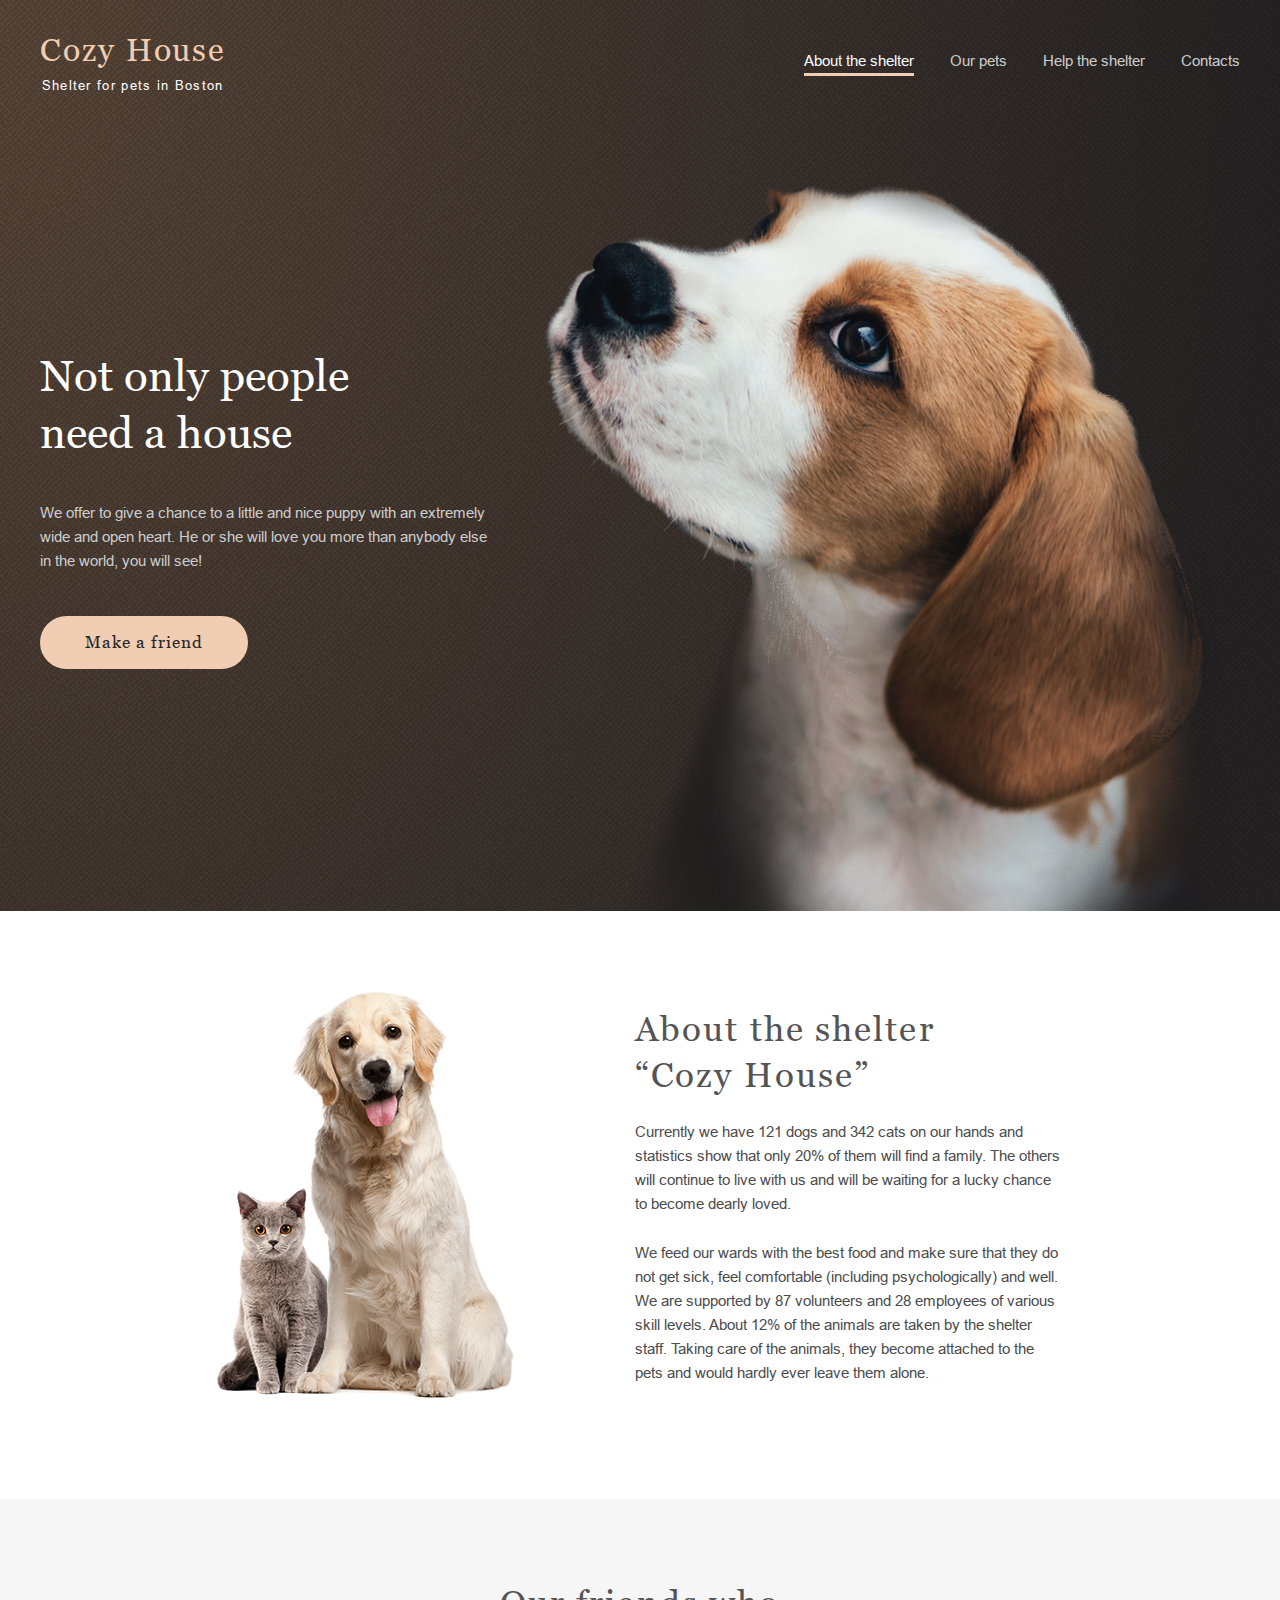
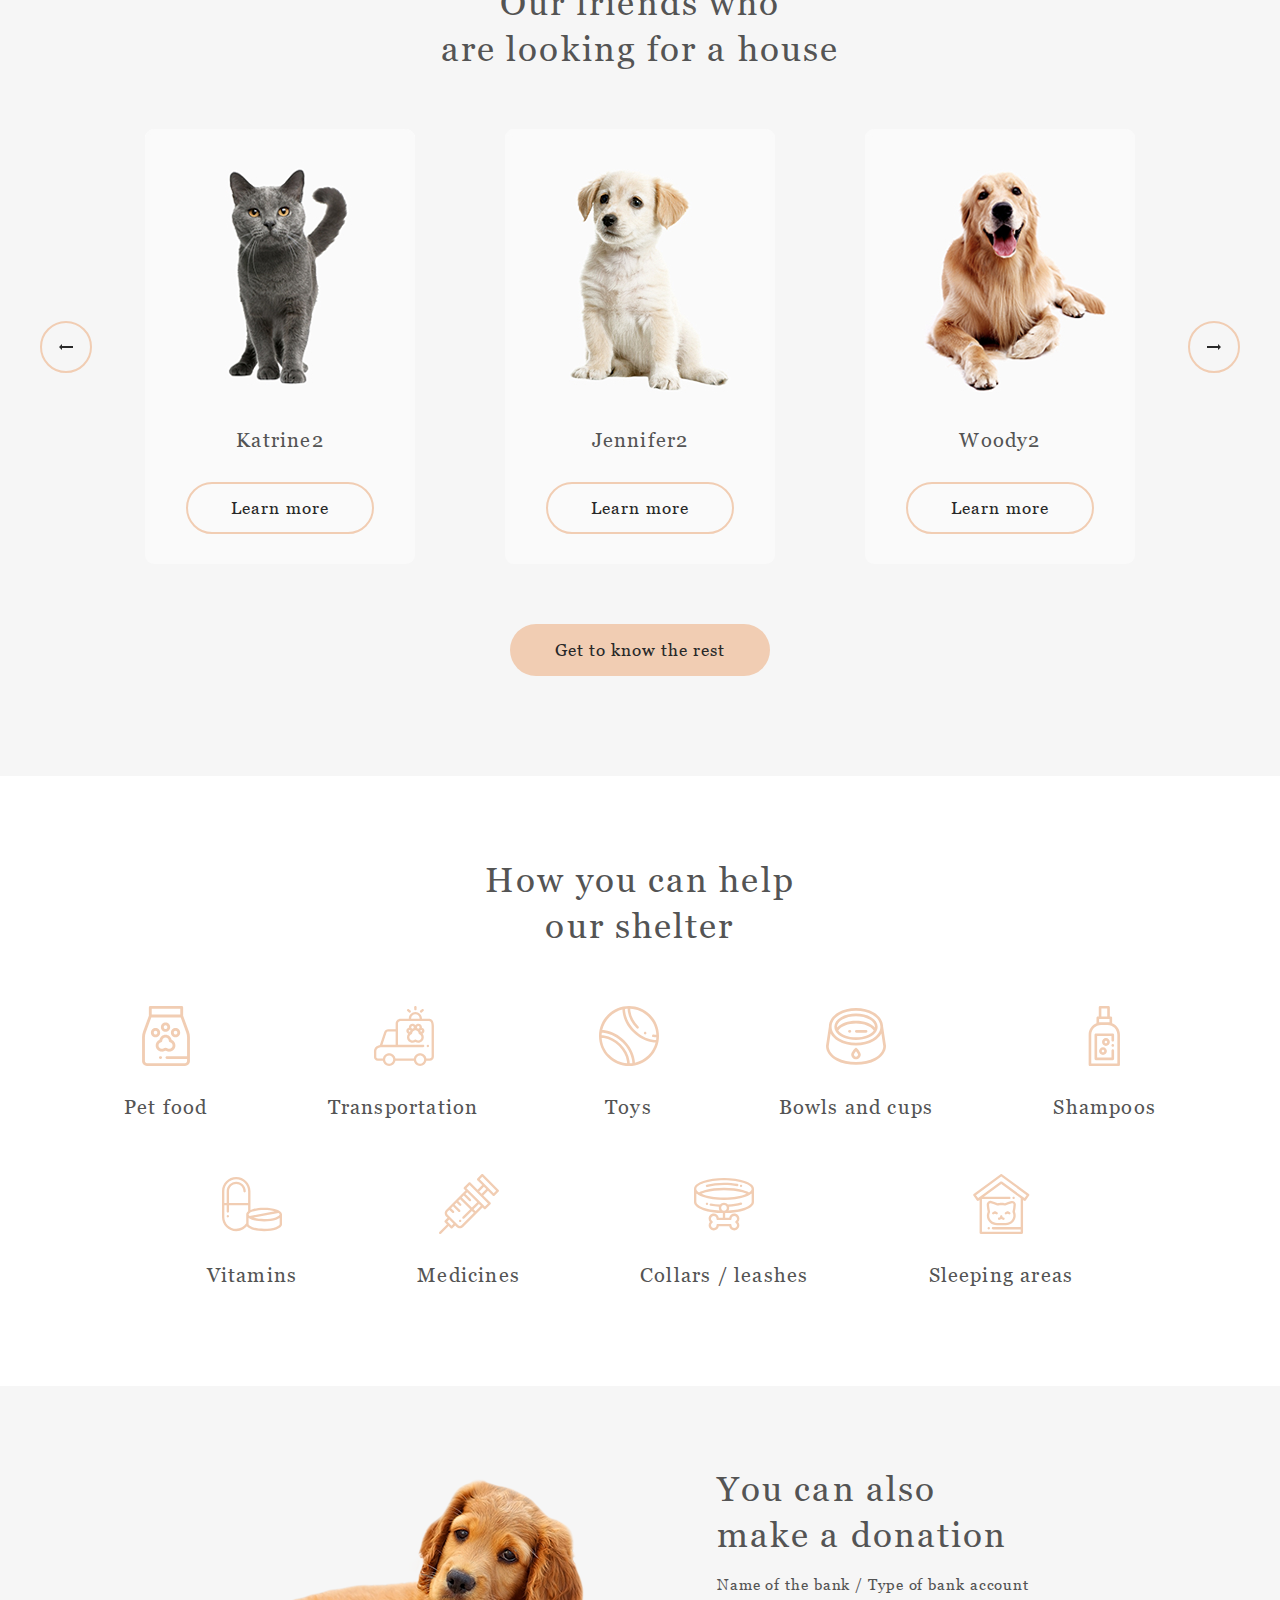
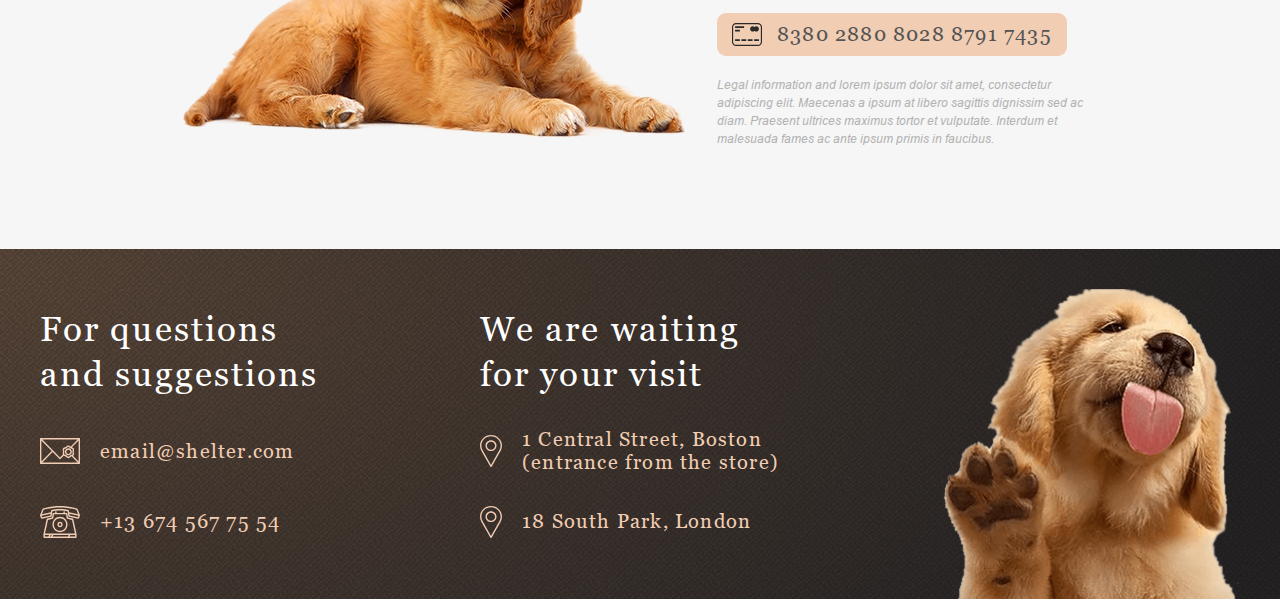
<file: index.html>
<!DOCTYPE html>
<html lang="en">

<head>
  <meta charset="UTF-8">
  <meta http-equiv="X-UA-Compatible" content="IE=edge">
  <meta name="viewport" content="width=device-width, initial-scale=1.0">
  <title>Cozy House</title>
  <link rel="stylesheet" href="style.css">
  <link rel="shortcut icon" href="./assets/icons/icons8-dog-sit-32.png" type="image/x-icon">
</head>

<body>
  <div class="gradient-background">
    <header class="header">
      <div class="container header__container">
        <a href="#" class="logo">
          <h1 class="logo__wordmark">
            Cozy&nbsp;House
          </h1>
          <p class="logo__tagline">
            Shelter&nbsp;for&nbsp;pets&nbsp;in&nbsp;Boston
          </p>
        </a>
        <div class="navigation">
          <div class="navigation__backdrop"></div>
          <ul class="navigation__list">
            <li class="navigation__item navigation__item_selected">
              <a href="#" class="navigation__link">About&nbsp;the&nbsp;shelter</a>
            </li>
            <li class="navigation__item"><a href="./pets.html" class="navigation__link">Our&nbsp;pets</a></li>
            <li class="navigation__item"><a href="#help" class="navigation__link">Help&nbsp;the&nbsp;shelter</a></li>
            <li class="navigation__item"><a href="#footer" class="navigation__link">Contacts</a></li>
          </ul>
          <div class="navigation__burger">
            <div class="navigation__burger-line"></div>
            <div class="navigation__burger-line"></div>
            <div class="navigation__burger-line"></div>
          </div>
        </div>
      </div>
    </header>

    <section class="not-only">
      <div class="container not-only__container">
        <div class="not-only__content">
          <h2 class="not-only__heading">
            Not only people need a house
          </h2>
          <p class="not-only__text">
            We offer to give a chance to a little and nice puppy with an extremely wide and open heart. He or she will
            love you more than anybody else in the world, you will see!
          </p>
          <a href="#our-friends" class="button-link button-link_colored not-only__button">Make a friend</a>
        </div>
        <img src="./assets/images/start-screen-puppy.png" alt="Cute puppy" class="not-only__image">
      </div>
    </section>
  </div>

  <section class="about">
    <div class="container about__container">
      <img src="./assets/images/about-pets.png" alt="Cat and Dog" class="about__image">
      <div class="about__content">
        <h3 class="about__heading">
          About the shelter “Cozy&nbsp;House”
        </h3>
        <p class="about__text">
          Currently we have 121 dogs and 342 cats on our hands and statistics show that only 20% of them will find a
          family. The others will continue to live with us and will be waiting for a lucky chance to become dearly
          loved.
        </p>
        <p class="about__text">
          We feed our wards with the best food and make sure that they do not get sick, feel comfortable (including
          psychologically) and well. We are supported by 87 volunteers and 28 employees of various skill levels. About
          12% of the animals are taken by the shelter staff. Taking care of the animals, they become attached to the
          pets and would hardly ever leave them alone.
        </p>
      </div>
    </div>
  </section>

  <section id="our-friends" class="our-friends">
    <div class="container our-friends__container">
      <h3 class="our-friends__heading">
        Our friends who are&nbsp;looking for a house
      </h3>
      <div class="slider our-friends__slider">
        <button class="nav-button slider__button">
          <span class="nav-button__ico nav-button__ico_left-arrow"></span>
        </button>
        <div class="slider__window">
          <div class="slider__window-inner">
            <div class="slider__cards-wrapper">
              <div class="ward-card slider__card" data-card-number="4">
                <img src="./assets/images/pets-katrine.jpg" alt="Katrine">
                <h4 class="ward-card__title">Katrine</h4>
                <a href="#no_scroll" class="button-link button-link_bordered ward-card__button">Learn more</a>
              </div>
              <div class="ward-card ward-card_display_desktop-tablet slider__card" data-card-number="0">
                <img src="./assets/images/pets-jennifer.jpg" alt="Jennifer">
                <h4 class="ward-card__title">Jennifer</h4>
                <a href="#no_scroll" class="button-link button-link_bordered ward-card__button">Learn more</a>
              </div>
              <div class="ward-card ward-card_display_desktop-only slider__card" data-card-number="2">
                <img src="./assets/images/pets-woody.jpg" alt="Woody">
                <h4 class="ward-card__title">Woody</h4>
                <a href="#no_scroll" class="button-link button-link_bordered ward-card__button">Learn more</a>
              </div>
            </div>

            <div class="slider__cards-wrapper">
              <div class="ward-card slider__card" data-card-number="4">
                <img src="./assets/images/pets-katrine.jpg" alt="Katrine">
                <h4 class="ward-card__title">Katrine2</h4>
                <a href="#no_scroll" class="button-link button-link_bordered ward-card__button">Learn more</a>
              </div>
              <div class="ward-card ward-card_display_desktop-tablet slider__card" data-card-number="0">
                <img src="./assets/images/pets-jennifer.jpg" alt="Jennifer">
                <h4 class="ward-card__title">Jennifer2</h4>
                <a href="#no_scroll" class="button-link button-link_bordered ward-card__button">Learn more</a>
              </div>
              <div class="ward-card ward-card_display_desktop-only slider__card" data-card-number="2">
                <img src="./assets/images/pets-woody.jpg" alt="Woody">
                <h4 class="ward-card__title">Woody2</h4>
                <a href="#no_scroll" class="button-link button-link_bordered ward-card__button">Learn more</a>
              </div>
            </div>

            <div class="slider__cards-wrapper">
              <div class="ward-card slider__card" data-card-number="4">
                <img src="./assets/images/pets-katrine.jpg" alt="Katrine">
                <h4 class="ward-card__title">Katrine3</h4>
                <a href="#no_scroll" class="button-link button-link_bordered ward-card__button">Learn more</a>
              </div>
              <div class="ward-card ward-card_display_desktop-tablet slider__card" data-card-number="0">
                <img src="./assets/images/pets-jennifer.jpg" alt="Jennifer">
                <h4 class="ward-card__title">Jennifer3</h4>
                <a href="#no_scroll" class="button-link button-link_bordered ward-card__button">Learn more</a>
              </div>
              <div class="ward-card ward-card_display_desktop-only slider__card" data-card-number="2">
                <img src="./assets/images/pets-woody.jpg" alt="Woody">
                <h4 class="ward-card__title">Woody3</h4>
                <a href="#no_scroll" class="button-link button-link_bordered ward-card__button">Learn more</a>
              </div>
            </div>
          </div>
        </div>
        <button class="nav-button slider__button">
          <span class="nav-button__ico nav-button__ico_right-arrow"></span>
        </button>
      </div>
      <a href="./pets.html" class="button-link button-link_colored our-friends__button">Get to know the rest</a>
    </div>
    <div class="ward-modal">
      <div class="ward-modal__card">
        <img src="./assets/modal/jennifer.png" alt="Jennifer" class="ward-modal__image">
        <div class="ward-modal__content">
          <h3 class="ward-modal__heading">Jennifer</h3>
          <h4 class="ward-modal__subheading">Dog - Labrador</h4>
          <p class="ward-modal__description">Jennifer is a sweet 2 months old Labrador that is patiently waiting to find
            a new forever home. This girl really enjoys being able to go outside to run and play, but won't hesitate to
            play up a storm in the house if she has all of her favorite toys.</p>
          <ul class="ward-modal__list">
            <li class="ward-modal__list-item">
              <span class="ward-modal__list-heading">Age:</span>
              2 months
            </li>
            <li class="ward-modal__list-item">
              <span class="ward-modal__list-heading">Inoculations:</span>
              none
            </li>
            <li class="ward-modal__list-item">
              <span class="ward-modal__list-heading">Diseases:</span>
              none
            </li>
            <li class="ward-modal__list-item">
              <span class="ward-modal__list-heading">Parasites:</span>
              none
            </li>
          </ul>
        </div>
        <button class="nav-button ward-modal__button">
          <span class="nav-button__ico nav-button__ico_cross"></span>
        </button>
      </div>
    </div>
  </section>

  <section id="help" class="help">
    <div class="container help__container">
      <h3 class="help__heading">
        How you can help our shelter
      </h3>
      <div class="help__cards-wrapper">
        <div class="help-card help__card">
          <img src="./assets/icons/icon-pet-food.svg" alt="Pet food" class="help-card__image">
          <h4 class="help-card__title">Pet food</h4>
        </div>
        <div class="help-card help__card">
          <img src="./assets/icons/icon-transportation.svg" alt="Transportation" class="help-card__image">
          <h4 class="help-card__title">Transportation</h4>
        </div>
        <div class="help-card help__card">
          <img src="./assets/icons/icon-toys.svg" alt="Toy" class="help-card__image">
          <h4 class="help-card__title">Toys</h4>
        </div>
        <div class="help-card help__card">
          <img src="./assets/icons/icon-bowls-and-cups.svg" alt="Bowl" class="help-card__image">
          <h4 class="help-card__title">Bowls and cups</h4>
        </div>
        <div class="help-card help__card">
          <img src="./assets/icons/icon-shampoos.svg" alt="Shampoo" class="help-card__image">
          <h4 class="help-card__title">Shampoos</h4>
        </div>
        <div class="help-card help__card">
          <img src="./assets/icons/icon-vitamins.svg" alt="Vitamins" class="help-card__image">
          <h4 class="help-card__title">Vitamins</h4>
        </div>
        <div class="help-card help__card">
          <img src="./assets/icons/icon-medicines.svg" alt="Medicines" class="help-card__image">
          <h4 class="help-card__title">Medicines</h4>
        </div>
        <div class="help-card help__card">
          <img src="./assets/icons/icon-collars-leashes.svg" alt="Collar" class="help-card__image">
          <h4 class="help-card__title">Collars&nbsp;/&nbsp;leashes</h4>
        </div>
        <div class="help-card help__card">
          <img src="./assets/icons/icon-sleeping-area.svg" alt="Doghouse" class="help-card__image">
          <h4 class="help-card__title">Sleeping areas</h4>
        </div>
      </div>
    </div>
  </section>

  <section class="in-addition">
    <div class="container in-addition__container">
      <img src="./assets/images/donation-dog.png" alt="Cute puppy" class="in-addition__image">
      <div class="in-addition__content">
        <h3 class="in-addition__heading">
          You can also make&nbsp;a&nbsp;donation
        </h3>
        <p class="in-addition__text">
          Name of the bank / Type of bank account
        </p>
        <a href="#no_scroll" class="credit-card in-addition__card">
          <img src="./assets/icons/credit-card.svg" alt="Credit card" class="credit-card__icon">
          <span class="credit-card__number">8380&nbsp;2880&nbsp;8028&nbsp;8791&nbsp;7435</span>
        </a>
        <p class="in-addition__legal-info">
          Legal information and lorem ipsum dolor sit amet, consectetur adipiscing elit. Maecenas a ipsum at libero
          sagittis dignissim sed ac diam. Praesent ultrices maximus tortor et vulputate. Interdum et malesuada fames ac
          ante ipsum primis in faucibus.
        </p>
      </div>
    </div>
  </section>

  <footer id="footer" class="footer gradient-background">
    <div class="container footer__container">
      <div class="footer__info">
        <h3 class="footer__heading">For questions and suggestions</h3>
        <a href="mailto:email@shelter.com" class="footer__link">
          <img src="./assets/icons/icon-email.svg" alt="Email" class="footer__icon">
          <span class="footer__link-text">
            email@shelter.com
          </span>
        </a>
        <a href="tel:+136745677554" class="footer__link">
          <img src="./assets/icons/icon-phone.svg" alt="Phone" class="footer__icon">
          <span class="footer__link-text">
            +13 674 567 75 54
          </span>
        </a>
      </div>
      <div class="footer__info">
        <h3 class="footer__heading">We are waiting for your visit</h3>
        <a href="https://goo.gl/maps/gy8P9BCY2UwmZDDb7" class="footer__link" target="_blank">
          <img src="./assets/icons/icon-marker.svg" alt="Marker" class="footer__icon">
          <span class="footer__link-text">
            1 Central Street, Boston (entrance from the store)
          </span>
        </a>
        <a href="https://goo.gl/maps/VkAk78qFW5BNwgne6" class="footer__link" target="_blank">
          <img src="./assets/icons/icon-marker.svg" alt="Marker" class="footer__icon">
          <span class="footer__link-text">
            18 South Park, London
          </span>
        </a>
      </div>
      <img src="./assets/images/footer-puppy.png" alt="Cute puppy" class="footer__image">
    </div>
  </footer>

  <script src="./index.js" type="module"></script>
</body>

</html>
</file>
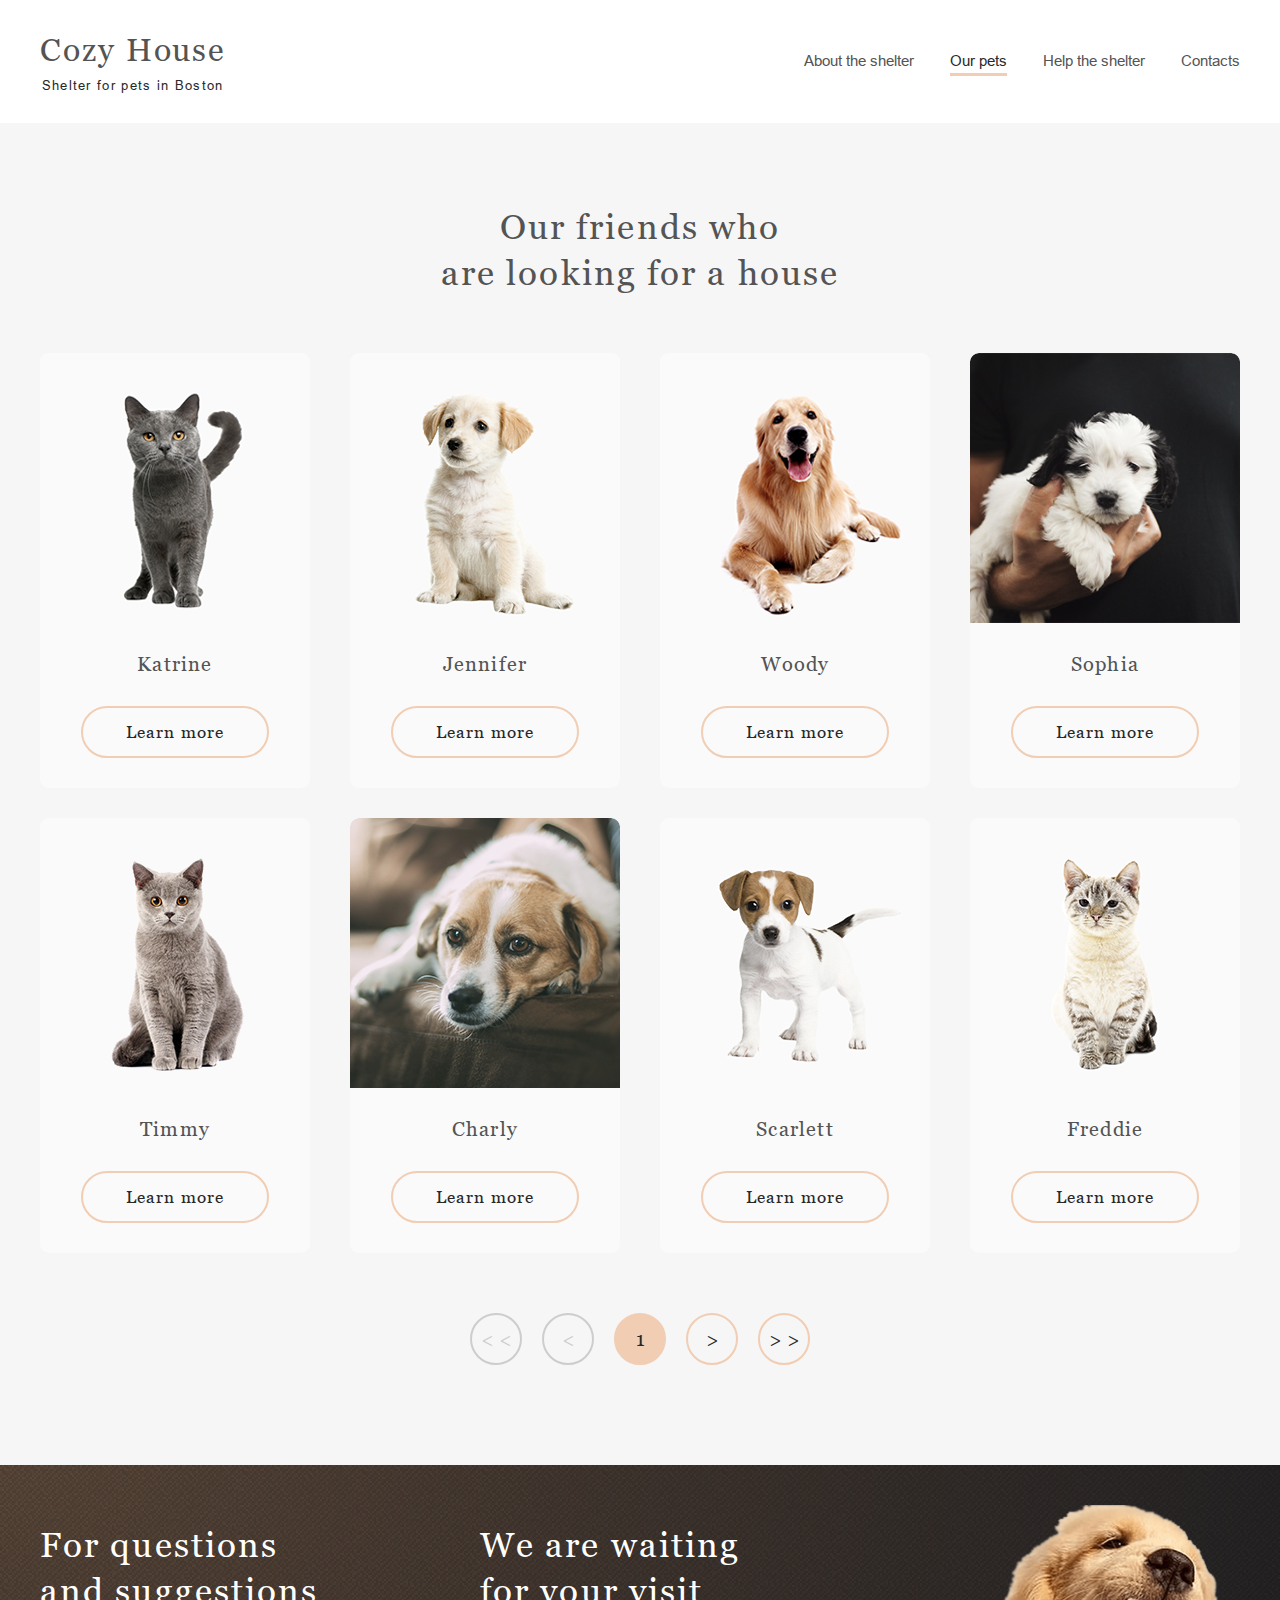
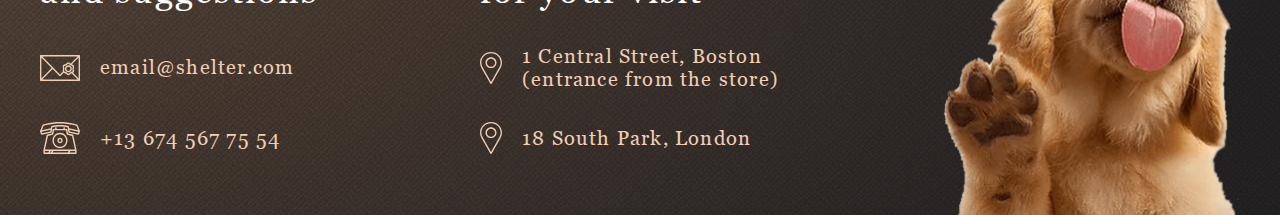
<file: pets.html>
<!DOCTYPE html>
<html lang="en">

<head>
  <meta charset="UTF-8">
  <meta http-equiv="X-UA-Compatible" content="IE=edge">
  <meta name="viewport" content="width=device-width, initial-scale=1.0">
  <title>Cozy House - Our Pets</title>
  <link rel="stylesheet" href="style.css">
  <link rel="shortcut icon" href="./assets/icons/icons8-dog-sit-32.png" type="image/x-icon">
</head>

<body>
  <header class="header">
    <div class="container header__container">
      <a href="./index.html" class="logo logo_dark">
        <h1 class="logo__wordmark">
          Cozy&nbsp;House
        </h1>
        <p class="logo__tagline">
          Shelter&nbsp;for&nbsp;pets&nbsp;in&nbsp;Boston
        </p>
      </a>
      <div class="navigation navigation_light">
        <div class="navigation__backdrop"></div>
        <ul class="navigation__list">
          <li class="navigation__item">
            <a href="./index.html" class="navigation__link">About&nbsp;the&nbsp;shelter</a>
          </li>
          <li class="navigation__item navigation__item_selected"><a href="#" class="navigation__link">Our&nbsp;pets</a>
          </li>
          <li class="navigation__item"><a href="./index.html#help"
              class="navigation__link">Help&nbsp;the&nbsp;shelter</a></li>
          <li class="navigation__item"><a href="#footer" class="navigation__link">Contacts</a></li>
        </ul>
        <div class="navigation__burger">
          <div class="navigation__burger-line"></div>
          <div class="navigation__burger-line"></div>
          <div class="navigation__burger-line"></div>
        </div>
      </div>
    </div>
  </header>

  <section class="our-friends">
    <div class="container our-friends__container">
      <h3 class="our-friends__heading">
        Our friends who are&nbsp;looking for a house
      </h3>
      <div class="pagination our-friends__pagination">
        <div class="pagination__cards-wrapper">
          <div class="ward-card pagination__card" data-card-number="4">
            <img src="./assets/images/pets-katrine.jpg" alt="Katrine">
            <h4 class="ward-card__title">Katrine</h4>
            <a href="#no_scroll" class="button-link button-link_bordered ward-card__button">Learn more</a>
          </div>
          <div class="ward-card pagination__card" data-card-number="0">
            <img src="./assets/images/pets-jennifer.jpg" alt="Jennifer">
            <h4 class="ward-card__title">Jennifer</h4>
            <a href="#no_scroll" class="button-link button-link_bordered ward-card__button">Learn more</a>
          </div>
          <div class="ward-card pagination__card" data-card-number="2">
            <img src="./assets/images/pets-woody.jpg" alt="Woody">
            <h4 class="ward-card__title">Woody</h4>
            <a href="#no_scroll" class="button-link button-link_bordered ward-card__button">Learn more</a>
          </div>
          <div class="ward-card ward-card_display_desktop-tablet pagination__card" data-card-number="1">
            <img src="./assets/images/pets-sophia.jpg" alt="Sophia">
            <h4 class="ward-card__title">Sophia</h4>
            <a href="#no_scroll" class="button-link button-link_bordered ward-card__button">Learn more</a>
          </div>
          <div class="ward-card ward-card_display_desktop-tablet pagination__card" data-card-number="5">
            <img src="./assets/images/pets-timmy.jpg" alt="Timmy">
            <h4 class="ward-card__title">Timmy</h4>
            <a href="#no_scroll" class="button-link button-link_bordered ward-card__button">Learn more</a>
          </div>
          <div class="ward-card ward-card_display_desktop-tablet pagination__card" data-card-number="7">
            <img src="./assets/images/pets-charly.jpg" alt="Charly">
            <h4 class="ward-card__title">Charly</h4>
            <a href="#no_scroll" class="button-link button-link_bordered ward-card__button">Learn more</a>
          </div>
          <div class="ward-card ward-card_display_desktop-only pagination__card" data-card-number="3">
            <img src="./assets/images/pets-scarlett.jpg" alt="Scarlett">
            <h4 class="ward-card__title">Scarlett</h4>
            <a href="#no_scroll" class="button-link button-link_bordered ward-card__button">Learn more</a>
          </div>
          <div class="ward-card ward-card_display_desktop-only pagination__card" data-card-number="6">
            <img src="./assets/images/pets-freddie.jpg" alt="Freddie">
            <h4 class="ward-card__title">Freddie</h4>
            <a href="#no_scroll" class="button-link button-link_bordered ward-card__button">Learn more</a>
          </div>
        </div>
        <div class="pagination__navigation">
          <button class="nav-button nav-button_disabled pagination__button pagination__button_first-page" disabled>
            &lt;&nbsp;&lt;
          </button>
          <button class="nav-button nav-button_disabled pagination__button pagination__button_prev-page" disabled>
            &lt;
          </button>
          <button class="nav-button nav-button_colored pagination__button pagination__button_page-number">
            1
          </button>
          <button class="nav-button pagination__button pagination__button_next-page">
            &gt;
          </button>
          <button class="nav-button pagination__button pagination__button_last-page">
            &gt;&nbsp;&gt;
          </button>
        </div>
      </div>
    </div>
    <div class="ward-modal">
      <div class="ward-modal__card">
        <img src="./assets/modal/jennifer.png" alt="Jennifer" class="ward-modal__image">
        <div class="ward-modal__content">
          <h3 class="ward-modal__heading">Jennifer</h3>
          <h4 class="ward-modal__subheading">Dog - Labrador</h4>
          <p class="ward-modal__description">Jennifer is a sweet 2 months old Labrador that is patiently waiting to find
            a new forever home. This girl really enjoys being able to go outside to run and play, but won't hesitate to
            play up a storm in the house if she has all of her favorite toys.</p>
          <ul class="ward-modal__list">
            <li class="ward-modal__list-item">
              <span class="ward-modal__list-heading">Age:</span>
              2 months
            </li>
            <li class="ward-modal__list-item">
              <span class="ward-modal__list-heading">Inoculations:</span>
              none
            </li>
            <li class="ward-modal__list-item">
              <span class="ward-modal__list-heading">Diseases:</span>
              none
            </li>
            <li class="ward-modal__list-item">
              <span class="ward-modal__list-heading">Parasites:</span>
              none
            </li>
          </ul>
        </div>
        <button class="nav-button ward-modal__button">
          <span class="nav-button__ico nav-button__ico_cross"></span>
        </button>
      </div>
    </div>
  </section>

  <footer id="footer" class="footer gradient-background">
    <div class="container footer__container">
      <div class="footer__info">
        <h3 class="footer__heading">For questions and suggestions</h3>
        <a href="mailto:email@shelter.com" class="footer__link">
          <img src="./assets/icons/icon-email.svg" alt="Email" class="footer__icon">
          <span class="footer__link-text">
            email@shelter.com
          </span>
        </a>
        <a href="tel:+136745677554" class="footer__link">
          <img src="./assets/icons/icon-phone.svg" alt="Phone" class="footer__icon">
          <span class="footer__link-text">
            +13 674 567 75 54
          </span>
        </a>
      </div>
      <div class="footer__info">
        <h3 class="footer__heading">We are waiting for your visit</h3>
        <a href="https://goo.gl/maps/gy8P9BCY2UwmZDDb7" class="footer__link" target="_blank">
          <img src="./assets/icons/icon-marker.svg" alt="Marker" class="footer__icon">
          <span class="footer__link-text">
            1 Central Street, Boston (entrance from the store)
          </span>
        </a>
        <a href="https://goo.gl/maps/VkAk78qFW5BNwgne6" class="footer__link" target="_blank">
          <img src="./assets/icons/icon-marker.svg" alt="Marker" class="footer__icon">
          <span class="footer__link-text">
            18 South Park, London
          </span>
        </a>
      </div>
      <img src="./assets/images/footer-puppy.png" alt="Cute puppy" class="footer__image">
    </div>
  </footer>

  <script src="./index.js" type="module"></script>
</body>

</html>
</file>
<file: style.css>
@font-face {
  font-family: 'Georgia';
  font-style: normal;
  font-weight: 400;
  src: local('Georgia'),
    url(./assets/fonts/georgia-regular.ttf) format('truetype');
}

@font-face {
  font-family: 'Georgia';
  font-style: normal;
  font-weight: bold;
  src: local('Georgia Bold'),
    url(./assets/fonts/georgia-bold.ttf) format('truetype');
}

@font-face {
  font-family: 'Arial';
  font-style: normal;
  font-weight: 400;
  src: local('Arial'), url(./assets/fonts/arial-regular.ttf) format('truetype');
}

@font-face {
  font-family: 'Arial';
  font-style: italic;
  font-weight: 400;
  src: local('Arial-Italic'), local('Arial Italic'),
    url(./assets/fonts/arial-italic.ttf) format('truetype');
}

:root {
  scroll-behavior: smooth;

  --color-primary: #f1cdb3;
  --color-primary-light: #fddcc4;
  --color-light-l: #f6f6f6;
  --color-light-s: #fafafa;
  --color-light-xl: #ffffff;
  --color-dark-s: #cdcdcd;
  --color-dark-m: #b2b2b2;
  --color-dark-l: #545454;
  --color-dark-xl: #4c4c4c;
  --color-dark-3xl: #292929;
  --color-backdrop: rgba(41, 41, 41, 0.6);
}

body {
  margin: 0;
  font-family: 'Arial', sans-serif;
}

.no-scroll {
  overflow-y: hidden;
}

h1,
h2,
h3,
h4 {
  font-family: 'Georgia', serif;
  font-weight: 400;
}

h2 {
  font-size: 44px;
  line-height: 57.2px;
}

h3 {
  font-size: 35px;
  color: var(--color-dark-l);
  letter-spacing: 0.06em;
  line-height: 130%;
}

h4 {
  font-size: 20px;
  line-height: 23px;
  letter-spacing: 0.06em;
  color: var(--color-dark-l);
}

p {
  font-size: 15px;
  line-height: 24px;
}

@media (max-width: 400px) {
  h2,
  h3 {
    font-size: 25px;
    line-height: 32.5px;
    letter-spacing: 0.06em;
  }
}

.container {
  max-width: 1280px;
  /* min-width: 1280px; */
  padding: 0 40px;
  margin: 0 auto;
  box-sizing: border-box;
}

@media (max-width: 900px) {
  .container {
    padding: 0 30px;
  }
}

@media (max-width: 700px) {
  .container {
    padding: 0 20px;
  }
}

.button-link {
  box-sizing: border-box;
  display: inline-block;
  padding: 15px 45px;
  font-family: 'Georgia', serif;
  font-size: 17px;
  letter-spacing: 0.06em;
  line-height: 130%;
  color: var(--color-dark-3xl);
  text-decoration: none;
  border-radius: 100px;
  transition: all 0.3s;
}

.button-link:hover {
  border-color: var(--color-primary-light);
  background-color: var(--color-primary-light);
}

.button-link_colored {
  background-color: var(--color-primary);
}

.button-link_bordered {
  padding: 13px 43px;
  border: 2px solid var(--color-primary);
}

.nav-button {
  box-sizing: border-box;
  display: flex;
  align-items: center;
  justify-content: center;
  min-width: 52px;
  height: 52px;
  font-family: 'Georgia', serif;
  font-size: 20px;
  color: var(--color-dark-3xl);
  background-color: transparent;
  border: 2px solid var(--color-primary);
  border-radius: 50%;
  cursor: pointer;
  transition: all 0.3s;
}

.nav-button:hover {
  background-color: var(--color-primary-light);
  border-color: var(--color-primary-light);
}

.nav-button:active {
  background-color: var(--color-primary);
  border-color: var(--color-primary);
  transition-duration: 0.1s;
}

.nav-button_disabled {
  color: var(--color-dark-s);
  border-color: var(--color-dark-s);
  cursor: default;
}

.nav-button_colored {
  background-color: var(--color-primary);
}

.nav-button_disabled:hover {
  background-color: transparent;
  border-color: var(--color-dark-s);
}

.nav-button__ico {
  display: block;
  width: 30px;
  height: 30px;
  background-repeat: no-repeat;
  background-position: center;
}

.nav-button__ico_left-arrow {
  background-image: url(./assets/icons/Arrow-left.svg);
}

.nav-button__ico_right-arrow {
  background-image: url(./assets/icons/Arrow-right.svg);
}

.nav-button__ico_cross {
  background-image: url(./assets/icons/Vector.svg);
}

.gradient-background {
  background: url(./assets/images/noise_transparent@2x.png),
    radial-gradient(100% 215.42% at 0% 0%, #5b483a 0%, #262425 100%), #211f20;
}

/* Header */

.header {
  padding: 30px 0;
}

.header__container {
  display: flex;
  justify-content: space-between;
  align-items: center;
}

.logo {
  display: flex;
  flex-direction: column;
  align-items: center;
  text-decoration: none;

  --color-wordmark: var(--color-primary);
  --color-hover: var(--color-primary-light);
  --color-tagline: var(--color-light-xl);
}

.logo_dark {
  --color-wordmark: var(--color-dark-l);
  --color-hover: var(--color-dark-m);
  --color-tagline: var(--color-dark-3xl);
}

.logo__wordmark {
  margin: 0;
  font-size: 32px;
  /* line-height: normal; */
  color: var(--color-wordmark);
  letter-spacing: 0.06em;
  transition: all 0.3s;
}

.logo:hover > .logo__wordmark {
  color: var(--color-hover);
}

.logo__tagline {
  margin-top: 9px;
  margin-bottom: 0;
  font-size: 13px;
  line-height: normal;
  color: var(--color-tagline);
  letter-spacing: 0.1em;
}

.navigation {
  font-size: 15px;
  --color-link: var(--color-dark-s);
  --color-hover: var(--color-light-s);
  --color-selected: var(--color-light-s);
  --color-border: var(--color-primary);
  --color-burger: var(--color-primary);
  --color-menu-background: var(--color-dark-3xl);
}

.navigation_light {
  --color-link: var(--color-dark-l);
  --color-hover: var(--color-dark-3xl);
  --color-selected: var(--color-dark-3xl);
  --color-border: var(--color-primary);
  --color-burger: black;
  --color-menu-background: var(--color-light-xl);
}

.navigation__backdrop {
  visibility: hidden;
}

.navigation__burger {
  display: none;
}

.navigation__list {
  display: flex;
  padding: 0;
  list-style-type: none;
}

.navigation__item {
  padding: 4px 0;
  color: var(--color-link);
  border-bottom: 3px solid transparent;
  transition: all 0.3s;
  cursor: pointer;
}

.navigation__item:hover {
  color: var(--color-hover);
}

.navigation__item:active {
  border-color: var(--color-border);
  transition-duration: 0.1s;
}

.navigation__item_selected {
  color: var(--color-selected);
  border-bottom: 3px solid var(--color-border);
  cursor: default;
}

.navigation__item:not(:first-child) {
  margin-left: 36px;
}

.navigation__link {
  color: inherit;
  text-decoration: none;
  cursor: inherit;
}

@media (max-width: 767px) {
  .navigation__burger {
    display: flex;
    flex-direction: column;
    row-gap: 8px;
    position: relative;
    cursor: pointer;
    transition: rotate 0.4s;
  }

  .navigation__burger_rotated {
    rotate: 90deg;
  }

  .navigation__burger-line {
    width: 30px;
    height: 2px;
    background-color: var(--color-burger);
  }

  .navigation__backdrop {
    position: fixed;
    top: 0;
    right: 0;
    bottom: 0;
    left: 0;
    background-color: var(--color-backdrop);
    opacity: 0;
    transition: opacity linear 0.4s, visibility 0s 0.4s;
  }

  .navigation__backdrop_visible {
    visibility: visible;
    opacity: 1;
    transition-delay: 0s;
  }

  .navigation__list {
    position: fixed;
    top: 0;
    right: 0;
    bottom: 0;
    flex-direction: column;
    align-items: center;
    justify-content: center;
    row-gap: 39px;
    margin: 0;
    width: min(320px, 100%);
    background-color: var(--color-menu-background);
    font-size: 32px;
    line-height: 50px;
    transform: translateX(100%);
    transition: transform 0.4s;
  }

  .navigation__list_open {
    transform: translateX(0%);
  }

  .navigation__item {
    padding: 0;
  }

  .navigation__item:not(:first-child) {
    margin-left: 0;
  }
}

/* Not only section */

.not-only {
  padding-top: 60px;
}

.not-only__container {
  display: flex;
  justify-content: space-between;
  /* align-items: center; */
}

.not-only__heading {
  max-width: 400px;
  margin-top: min(40%, 164px);
  margin-bottom: 40px;
  color: var(--color-light-xl);
}

.not-only__text {
  max-width: 460px;
  color: var(--color-dark-s);
}

.not-only__button {
  margin-top: 28px;
  margin-bottom: 100px;
}

.not-only__image {
  max-width: 698px;
  min-width: 568px;
  width: 100%;
  /* object-fit: contain; */
  align-self: end;
}

@media (max-width: 900px) {
  .not-only {
    padding-top: 31px;
  }

  .not-only__container {
    flex-direction: column;
    align-items: center;
  }

  .not-only__heading {
    margin-top: 0px;
  }

  .not-only__button {
    display: block;
    width: fit-content;
    margin-top: 43px;
    margin-left: auto;
    margin-right: auto;
  }

  .not-only__image {
    max-width: 568px;
    min-width: 260.5px;
    /* align-self: end; */
  }
}

@media (max-width: 400px) {
  .not-only {
    padding-top: 30px;
  }

  .not-only__container {
    padding: 0 10px;
  }

  .not-only__content {
    text-align: center;
  }

  .not-only__heading {
    max-width: 200px;
    margin-left: auto;
    margin-right: auto;
  }

  .not-only__image {
    width: 80%;
    margin-top: 5px;
  }
}

/* About section */

.about {
  padding: 80px 0 89px;
}

.about__container {
  display: flex;
  justify-content: center;
}

.about__image {
  max-height: 408px;
  object-fit: contain;
}

.about__content {
  max-width: 430px;
  margin-left: min(10%, 120px);
}

.about__heading {
  margin-top: 15px;
  margin-bottom: 23px;
}

.about__text {
  margin: 23px 0 25px;
  color: var(--color-dark-xl);
}

@media (max-width: 900px) {
  .about {
    padding: 66px 0 100px;
  }

  .about__container {
    flex-direction: column-reverse;
    align-items: center;
  }

  .about__image {
    margin-top: 55px;
  }

  .about__content {
    max-width: 430px;
    margin-left: 0;
  }

  .about__image {
    max-width: 300px;
    min-width: 260px;
    width: 80%;
  }
}

@media (max-width: 400px) {
  .about {
    padding: 28px 0 43px;
  }

  .about__container {
    padding: 0 25px;
  }

  .about__heading {
    text-align: center;
  }

  .about__text {
    margin: 22px 0;
    text-align: justify;
  }

  .about__image {
    margin-top: 19px;
  }
}

/* Our friends section */

.our-friends {
  padding: 52px 0 100px;
  background-color: var(--color-light-l);
}

.our-friends__container {
  display: flex;
  flex-direction: column;
  align-items: center;
}

.our-friends__heading {
  max-width: 400px;
  margin-top: 29px;
  /* font-size: 35px;
  letter-spacing: 0.06em;
  line-height: 130%; */
  color: var(--color-dark-l);
  text-align: center;
}

.our-friends__slider {
  align-self: stretch;
  margin-top: 23px;
}

.our-friends__pagination {
  margin-top: 23px;
}

.our-friends__button {
  margin-top: 60px;
}

@media (max-width: 900px) {
  .our-friends__pagination {
    margin-top: -7px;
    margin-bottom: -24px;
  }
}

@media (max-width: 400px) {
  .our-friends {
    padding: 27px 0 26px;
  }

  .our-friends__container {
    padding: 15px;
  }

  .our-friends__heading {
    margin-top: 0;
  }

  .our-friends__slider {
    margin-top: 16px;
  }

  .our-friends__button {
    margin-top: 42px;
  }

  .our-friends__pagination {
    margin-top: 16px;
    margin-bottom: 1px;
  }
}

.slider {
  display: flex;
  justify-content: space-between;
  align-items: center;
}

.slider__window {
  width: 85%;
  max-width: 990px;
  margin-left: 10px;
  margin-right: 10px;
  overflow-x: hidden;
}

.slider__window-inner {
  display: flex;
  column-gap: 30px;
  transform: translateX(calc(-100% - 30px));
  transition: transform 0s;
}

.slider__window-inner_move-left {
  transform: translateX(0);
  transition: transform 0.5s;
}

.slider__window-inner_move-right {
  transform: translateX(calc(-2 * 100% - 2 * 30px));
  transition: transform 0.5s;
}

.slider__cards-wrapper {
  display: flex;
  justify-content: space-between;
  min-width: 100%;
}

@media (max-width: 1100px) {
  .slider__cards-wrapper {
    justify-content: space-evenly;
  }
}

@media (max-width: 900px) {
  .slider__window {
    max-width: 580px;
  }

  .slider__cards-wrapper {
    justify-content: space-between;
  }
}

@media (max-width: 750px) {
  .slider__cards-wrapper {
    justify-content: center;
  }
}

@media (max-width: 450px) {
  .slider {
    flex-wrap: wrap;
    justify-content: space-around;
  }

  .slider__window {
    width: 100%;
    order: -1;
  }

  .slider__button {
    margin-top: 20px;
  }

  .slider__button:first-child {
    margin-left: 12px;
  }

  .slider__button:last-child {
    margin-right: 12px;
  }
}

.pagination {
  display: flex;
  flex-direction: column;
  justify-content: space-between;
  align-items: center;
  row-gap: 60px;
}

.pagination__cards-wrapper {
  display: flex;
  flex-wrap: wrap;
  justify-content: center;
  gap: 30px 40px;
}

.pagination__navigation {
  display: flex;
  align-items: center;
  column-gap: 20px;
}

@media (max-width: 900px) {
  .pagination {
    row-gap: 40px;
  }
}

@media (max-width: 400px) {
  .pagination {
    row-gap: 42px;
  }

  .pagination__navigation {
    column-gap: 10px;
  }
}

.ward-card {
  display: flex;
  flex-direction: column;
  align-items: center;
  padding-bottom: 30px;
  min-width: 270px;
  background-color: var(--color-light-s);
  border-radius: 9px;
  overflow: hidden;
  cursor: pointer;
  transition: all 0.3s;
}

.ward-card:hover {
  background-color: var(--color-light-xl);
}

.ward-card:hover > .ward-card__button {
  border-color: var(--color-primary-light);
  background-color: var(--color-primary-light);
}

.ward-card__title {
  margin: 30px 0;
}

@media (max-width: 1100px) {
  .ward-card_display_desktop-only {
    display: none;
  }
}

@media (max-width: 750px) {
  .ward-card_display_desktop-tablet {
    display: none;
  }
}

.ward-modal {
  display: none;
  align-items: center;
  justify-content: center;
  background-color: var(--color-backdrop);
  position: fixed;
  top: 0;
  right: 0;
  bottom: 0;
  left: 0;
}

.ward-modal_open {
  display: flex;
}

.ward-modal__card {
  display: flex;
  box-sizing: border-box;
  max-width: 900px;
  width: 82%;
  padding-right: 20px;
  position: relative;
  background-color: var(--color-light-s);
  box-shadow: 0px 2px 35px 14px rgba(13, 13, 13, 0.04);
  border-radius: 9px;
}

.ward-modal__image {
  align-self: center;
  max-width: 500px;
  width: 60%;
  border-radius: 9px;
}

.ward-modal__content {
  margin-left: 30px;
}

.ward-modal__heading {
  margin-top: 51px;
  margin-bottom: 9px;
  color: black;
}

.ward-modal__subheading {
  margin-top: 9px;
  margin-bottom: 40px;
  color: black;
}

.ward-modal__description {
  font-family: 'Georgia', serif;
  letter-spacing: 0.06em;
  line-height: 16.5px;
}

.ward-modal__list {
  margin-bottom: 50px;
  margin-top: 44px;
  padding-left: 14px;
  font-family: 'Georgia', serif;
  font-size: 15px;
  letter-spacing: 0.06em;
  line-height: 16.5px;
  list-style-type: none;
}

.ward-modal__list-item {
  margin-bottom: 11px;
  position: relative;
}

.ward-modal__list-item::before {
  content: '';
  display: inline-block;
  width: 4px;
  height: 4px;
  position: absolute;
  left: -14px;
  top: 6px;
  border-radius: 50%;
  background-color: var(--color-primary);
}

.ward-modal__list-heading {
  font-weight: bold;
}

.ward-modal__button {
  position: absolute;
  top: -52px;
  right: -42px;
}

@media (max-width: 900px) {
  .ward-modal__card {
    padding-right: 9px;
  }

  .ward-modal__image {
    max-width: 350px;
    width: 57%;
  }

  .ward-modal__content {
    margin-left: 10px;
  }

  .ward-modal__heading {
    margin-top: 10px;
  }

  .ward-modal__subheading {
    margin-bottom: 23px;
  }

  .ward-modal__description {
    font-size: 13px;
    letter-spacing: 0.06em;
    line-height: 14.3px;
  }

  .ward-modal__list {
    margin-top: 18px;
    margin-bottom: 10px;
  }

  .ward-modal__list-item {
    margin-bottom: 6px;
  }
}

@media (max-width: 600px) {
  .ward-modal__card {
    width: 75%;
  }

  .ward-modal__image {
    display: none;
  }

  .ward-modal__heading {
    margin-top: 17px;
    text-align: center;
  }

  .ward-modal__subheading {
    margin-top: 16px;
    margin-bottom: 21px;
    text-align: center;
  }

  .ward-modal__description {
    text-align: justify;
  }

  .ward-modal__list {
    margin-top: 21px;
    margin-bottom: 10px;
  }

  .ward-modal__list-item {
    margin-bottom: 7px;
  }

  .ward-modal__button {
    position: absolute;
    top: -52px;
    right: -30px;
  }
}

@media (max-width: 400px) {
  .ward-modal__heading {
    font-size: 35px;
  }
}

/* Help section */

.help {
  padding: 52px 0 59px;
}

.help__container {
  display: flex;
  flex-direction: column;
  align-items: center;
}

.help__heading {
  max-width: 350px;
  margin-top: 29px;
  text-align: center;
}

.help__cards-wrapper {
  display: flex;
  flex-wrap: wrap;
  justify-content: center;
  margin-top: 9px;
}

.help__card {
  margin: 14px 60px;
}

.help-card {
  display: flex;
  flex-direction: column;
  align-items: center;
}

.help-card__title {
  margin-top: 30px;
}

@media (max-width: 1100px) {
  .help {
    padding-bottom: 60px;
  }

  .help__card {
    margin: 14px 30px;
    width: 170px;
  }
}

@media (max-width: 520px) {
  .help__card {
    margin: 9px 0 0;
    width: 120px;
  }

  .help__cards-wrapper {
    justify-content: space-between;
    margin-top: 8px;
  }

  .help-card__image {
    max-width: 50px;
  }

  .help-card__title {
    margin-top: 21px;
    font-size: 15px;
    line-height: 110%;
  }
}

@media (max-width: 400px) {
  .help {
    padding: 42px 0 23px;
  }

  .help__heading {
    max-width: 260px;
    margin-top: 0;
  }
}

/* In addition section */

.in-addition {
  padding: 70px 0 89px;
  background-color: var(--color-light-l);
}

.in-addition__container {
  display: flex;
  align-items: center;
  justify-content: center;
  /* padding: 0 150px; */
}

.in-addition__content {
  max-width: 380px;
  margin-left: 29px;
}

.in-addition__heading {
  margin-top: 10px;
  margin-bottom: 19px;
}

.in-addition__text {
  font-family: 'Georgia', serif;
  line-height: 110%;
  letter-spacing: 0.06em;
  color: var(--color-dark-l);
}

.in-addition__card {
  margin-top: 5px;
}

.in-addition__legal-info {
  margin-top: 20px;
  font-style: italic;
  font-size: 12px;
  line-height: 18px; /* or 150% */
  color: var(--color-dark-m);
}

@media (max-width: 1000px) {
  .in-addition {
    padding-top: 71px;
    padding-bottom: 100px;
  }

  .in-addition__container {
    flex-direction: column-reverse;
  }

  .in-addition__content {
    margin-left: 0;
  }

  .in-addition__image {
    margin-top: 48px;
    max-width: 505px;
    min-width: 260px;
    width: 90%;
  }
}

@media (max-width: 400px) {
  .in-addition {
    padding-top: 32px;
    padding-bottom: 42px;
  }

  .in-addition__heading {
    text-align: center;
    margin-bottom: 23px;
  }

  .in-addition__text {
    text-align: center;
    letter-spacing: 0;
  }

  .in-addition__card {
    margin-top: 9px;
  }

  .in-addition__legal-info {
    text-align: justify;
  }

  .in-addition__image {
    margin-top: 30px;
  }
}

.credit-card {
  display: inline-flex;
  padding: 10px 15px;
  border-radius: 9px;
  font-family: 'Georgia', serif;
  font-size: 20px;
  line-height: 115%;
  letter-spacing: 0.06em;
  color: var(--color-dark-l);
  text-decoration: none;
  background-color: var(--color-primary);
  transition: all 0.3s;
}

.credit-card:hover {
  background-color: var(--color-primary-light);
}

.credit-card__number {
  margin-left: 15px;
}

@media (max-width: 420px) {
  .credit-card {
    font-size: 15px;
    line-height: 150%;
  }
}

/* Footer */

.footer {
  padding-top: 40px;
}

.footer__container {
  display: flex;
  justify-content: space-between;
  flex-wrap: wrap;
}

.footer__info {
  display: flex;
  flex-direction: column;
  justify-content: space-between;
  margin-top: 17px;
  max-width: 300px;
  min-width: 300px;
  height: 232px;
}

.footer__heading {
  margin-top: 0px;
  margin-bottom: 0px;
  color: var(--color-light-xl);
}

.footer__link {
  display: flex;
  align-items: center;
  text-decoration: none;
  transition: all 0.3s;
}

.footer__link:hover {
  opacity: 0.7;
}

.footer__link-text {
  margin-left: 20px;
  font-family: 'Georgia', serif;
  font-size: 20px;
  line-height: 115%;
  letter-spacing: 0.06em;
  color: var(--color-primary);
}

.footer__image {
  margin-left: 20px;
}

@media (max-width: 1020px) {
  .footer {
    padding-top: 13px;
  }

  .footer__container {
    justify-content: space-evenly;
  }

  .footer__image {
    margin-left: 0;
    margin-top: 67px;
    max-width: 300px;
    min-width: 260px;
    width: 90%;
  }
}

@media (max-width: 400px) {
  .footer__info {
    align-items: center;
    height: 208px;
  }

  .footer__info:last-of-type {
    height: 222px;
    margin-top: 40px;
  }

  .footer__heading {
    max-width: 280px;
    text-align: center;
  }

  .footer__info:last-of-type .footer__link {
    align-self: flex-start;
  }

  .footer__image {
    margin-top: 40px;
  }
}
</file>
